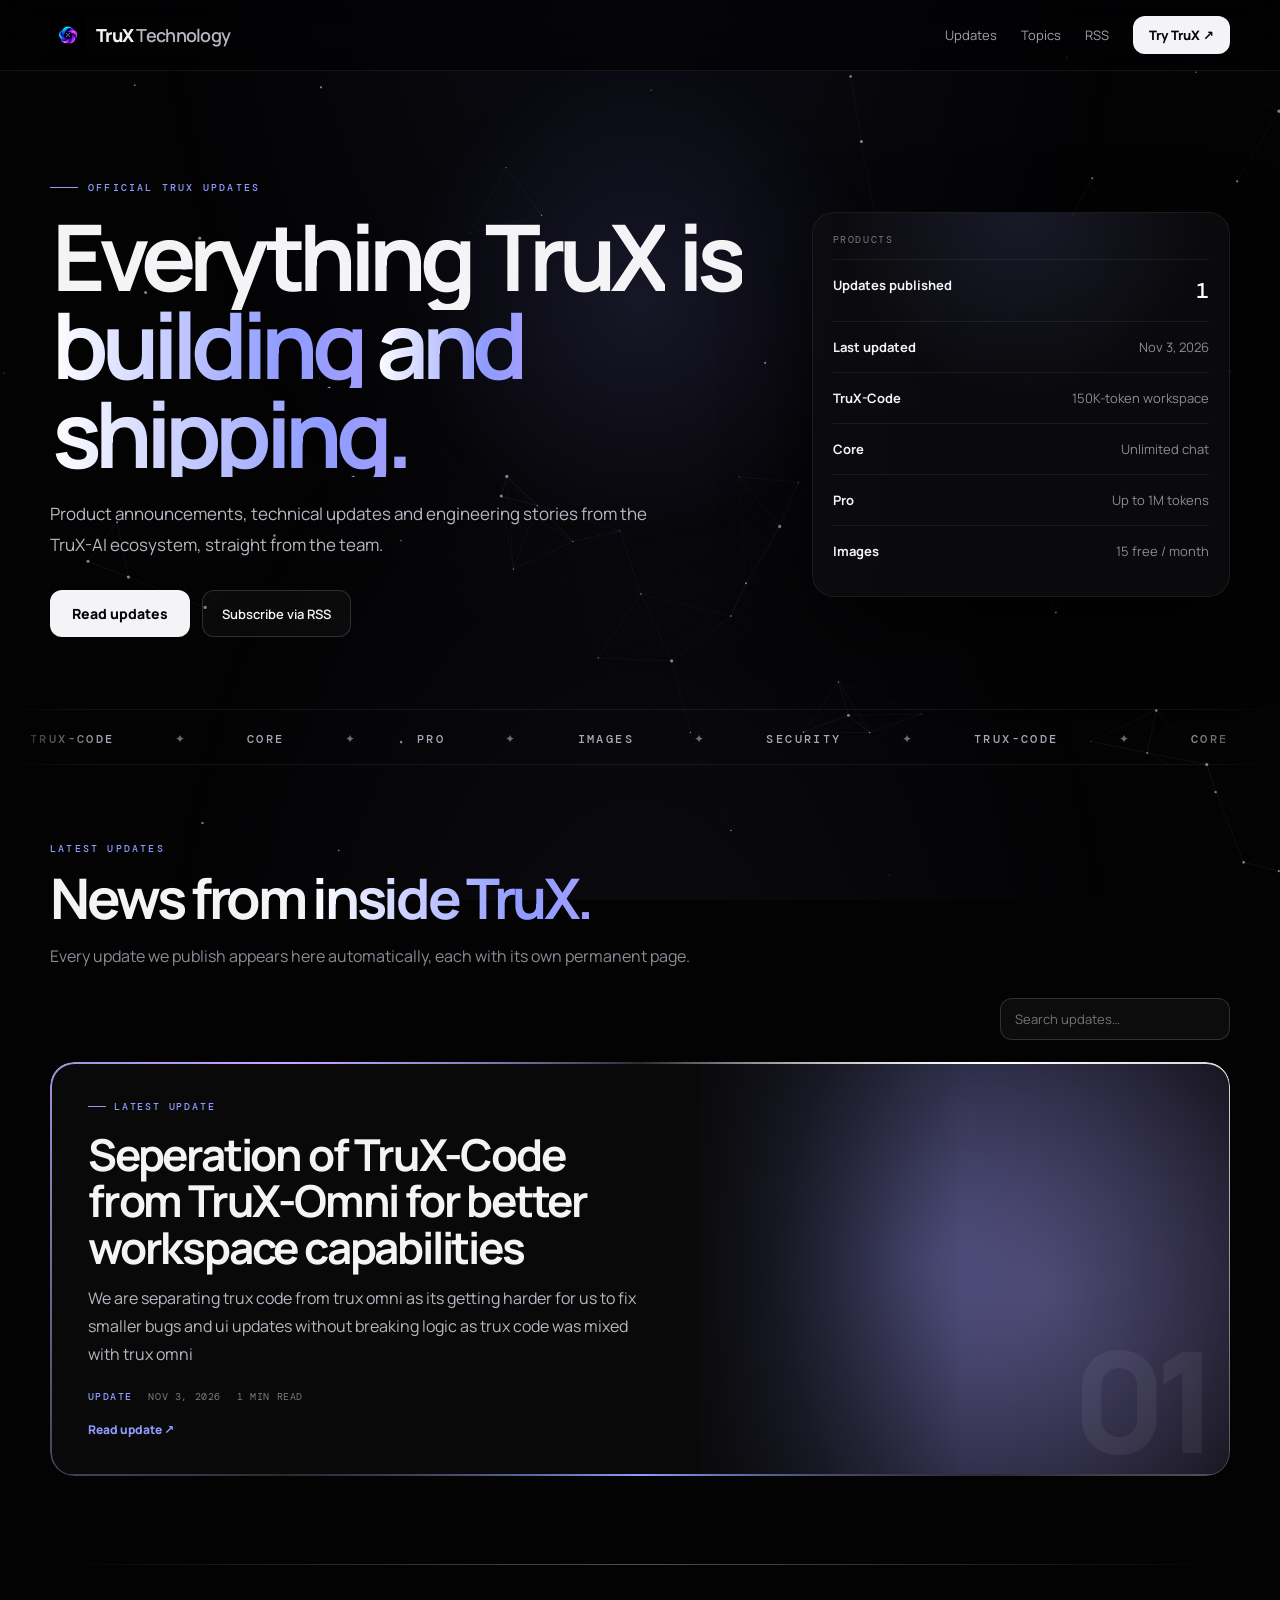
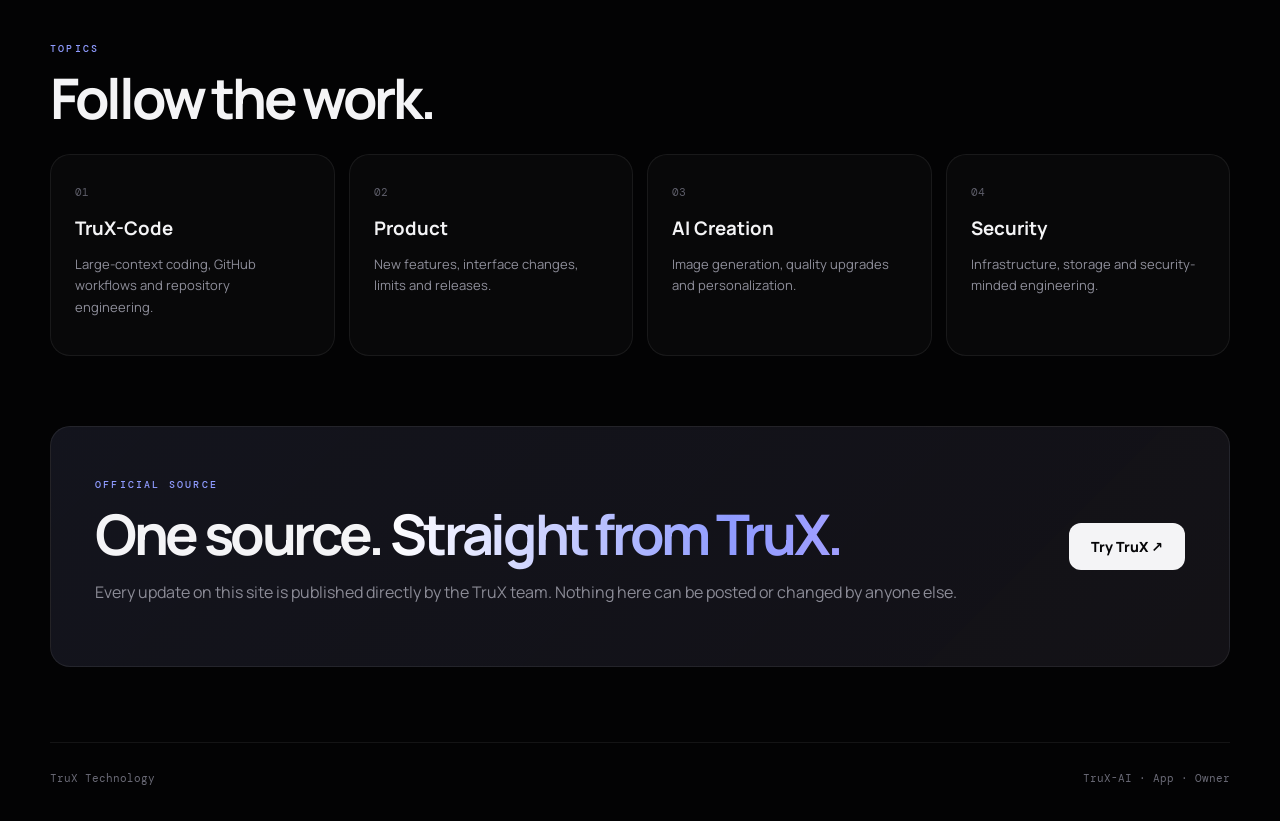
<file: index.html>
<!doctype html>
<html lang="en">
<head>
<meta charset="utf-8">
<meta name="viewport" content="width=device-width,initial-scale=1">
<title>TruX Technology — Official Updates</title>
<meta name="description" content="Official TruX-AI product updates, announcements, engineering notes, TruX-Code stories, image generation updates and security developments.">
<meta name="robots" content="index,follow,max-image-preview:large,max-snippet:-1,max-video-preview:-1">
<meta name="theme-color" content="#030304">
<link rel="canonical" href="https://technology.trux.website/">
<link rel="icon" href="/icon-192.png" type="image/png">
<meta property="og:type" content="website">
<meta property="og:url" content="https://technology.trux.website/">
<meta property="og:title" content="TruX Technology — Official Updates">
<meta property="og:description" content="Official product updates from TruX.">
<meta property="og:image" content="/icon-192.png">
<link rel="alternate" type="application/rss+xml" title="TruX Technology RSS" href="/rss.xml">
<link rel="preconnect" href="https://fonts.googleapis.com">
<link rel="preconnect" href="https://fonts.gstatic.com" crossorigin>
<link rel="stylesheet" href="https://fonts.googleapis.com/css2?family=Manrope:wght@400;600;800&family=DM+Mono:wght@400;500&display=swap">
<script type="application/ld+json">{"@context":"https://schema.org","@type":"NewsMediaOrganization","name":"TruX Technology","url":"https://technology.trux.website/","logo":"https://technology.trux.website/icon-192.png","sameAs":["https://trux.website/"]}</script>
<link rel="stylesheet" href="/styles.css">
</head>
<body>

<header>
  <div class="wrap nav">
    <a class="brand" href="/"><img src="/icon-192.png" alt="TruX logo"><span>TruX <b>Technology</b></span></a>
    <nav>
      <a href="#latest">Updates</a>
      <a href="#topics">Topics</a>
      <a href="/rss.xml">RSS</a>
      <a class="try" href="https://chat.trux.website/">Try TruX ↗</a>
    </nav>
  </div>
</header>

<main>
  <section class="wrap hero">
    <div>
      <span class="eyebrow">OFFICIAL TRUX UPDATES</span>
      <h1 data-split>Everything TruX is <em>building and shipping.</em></h1>
      <p class="rv">Product announcements, technical updates and engineering stories from the TruX-AI ecosystem, straight from the team.</p>
      <div class="actions rv" style="--d:.15s">
        <a class="try big" href="#latest">Read updates</a>
        <a class="outline" href="/rss.xml">Subscribe via RSS</a>
      </div>
    </div>
    <aside class="panel rv" style="--d:.2s">
      <div class="panel-head">PRODUCTS</div>
      <div><b>Updates published</b><span class="num" id="statCount">0</span></div>
      <div><b>Last updated</b><span id="statLast">—</span></div>
      <div><b>TruX-Code</b><span>150K-token workspace</span></div>
      <div><b>Core</b><span>Unlimited chat</span></div>
      <div><b>Pro</b><span>Up to 1M tokens</span></div>
      <div><b>Images</b><span>15 free / month</span></div>
    </aside>
  </section>

  <div class="band" aria-hidden="true"><div class="band-inner">
    <span>TruX-Code</span><span>✦</span><span>Core</span><span>✦</span><span>Pro</span><span>✦</span><span>Images</span><span>✦</span><span>Security</span><span>✦</span>
    <span>TruX-Code</span><span>✦</span><span>Core</span><span>✦</span><span>Pro</span><span>✦</span><span>Images</span><span>✦</span><span>Security</span><span>✦</span>
  </div></div>

  <section id="latest" class="wrap section">
    <div class="heading rv">
      <small>LATEST UPDATES</small>
      <h2>News from <span class="grad">inside TruX.</span></h2>
      <p>Every update we publish appears here automatically, each with its own permanent page.</p>
    </div>
    <div class="toolbar rv">
      <div class="chips" id="chips"></div>
      <input class="search" id="search" type="search" placeholder="Search updates…" aria-label="Search updates">
    </div>
    <div id="lead"></div>
    <div id="feed" class="feed"></div>
  </section>

  <div class="wrap"><div class="rule"></div></div>

  <section id="topics" class="wrap section">
    <div class="heading rv"><small>TOPICS</small><h2>Follow the work.</h2></div>
    <div class="topics">
      <article class="rv"><b>01</b><h3>TruX-Code</h3><p>Large-context coding, GitHub workflows and repository engineering.</p></article>
      <article class="rv" style="--d:.08s"><b>02</b><h3>Product</h3><p>New features, interface changes, limits and releases.</p></article>
      <article class="rv" style="--d:.16s"><b>03</b><h3>AI Creation</h3><p>Image generation, quality upgrades and personalization.</p></article>
      <article class="rv" style="--d:.24s"><b>04</b><h3>Security</h3><p>Infrastructure, storage and security-minded engineering.</p></article>
    </div>
  </section>

  <section class="wrap publish rv">
    <div>
      <small>OFFICIAL SOURCE</small>
      <h2>One source. <span class="grad">Straight from TruX.</span></h2>
      <p>Every update on this site is published directly by the TruX team. Nothing here can be posted or changed by anyone else.</p>
    </div>
    <a class="try big" href="https://chat.trux.website/">Try TruX ↗</a>
  </section>
</main>

<footer class="wrap foot"><span>TruX Technology</span><span><a href="https://trux.website/">TruX-AI</a> · <a href="https://chat.trux.website/">App</a> · <a href="/publisher.html" rel="nofollow">Owner</a></span></footer>
<script src="/app.js" defer></script>
</body>
</html>
</file>
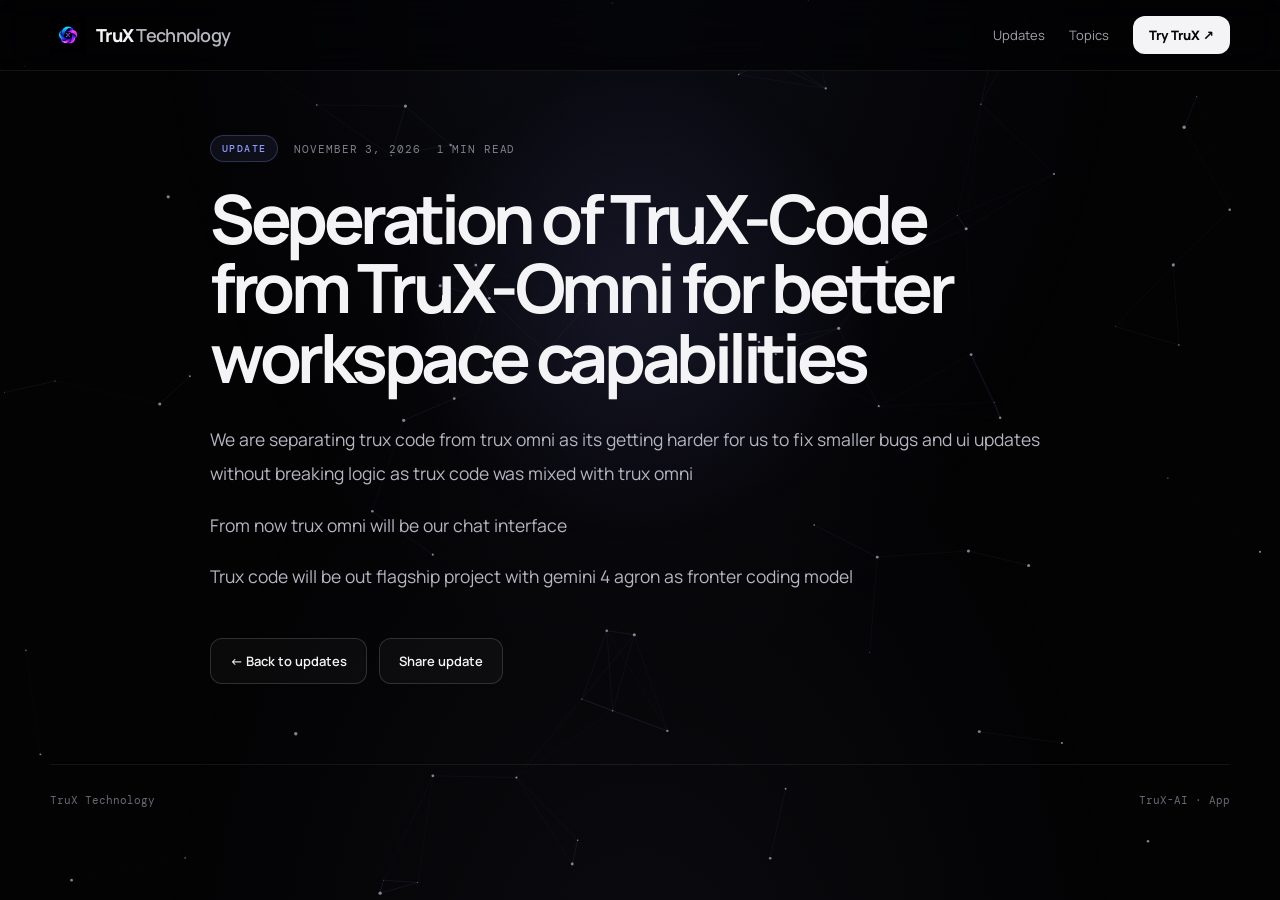
<file: news/seperation-trux-code/index.html>
<!doctype html><html lang="en"><head><meta charset="utf-8"><meta name="viewport" content="width=device-width,initial-scale=1"><title>Seperation of TruX-Code from TruX-Omni for better workspace capabilities | TruX Technology</title><meta name="description" content="We are separating trux code from trux omni as its getting harder for us to fix smaller bugs and ui updates without breaking logic as trux code was mixed with trux omni"><meta name="robots" content="index,follow,max-image-preview:large,max-snippet:-1,max-video-preview:-1"><meta name="theme-color" content="#030304"><link rel="canonical" href="https://technology.trux.website/news/seperation-trux-code/"><link rel="icon" href="/icon-192.png" type="image/png"><meta property="og:type" content="article"><meta property="og:title" content="Seperation of TruX-Code from TruX-Omni for better workspace capabilities"><meta property="og:description" content="We are separating trux code from trux omni as its getting harder for us to fix smaller bugs and ui updates without breaking logic as trux code was mixed with trux omni"><meta property="og:url" content="https://technology.trux.website/news/seperation-trux-code/"><meta property="og:image" content="https://technology.trux.website/icon-192.png"><link rel="preconnect" href="https://fonts.googleapis.com"><link rel="preconnect" href="https://fonts.gstatic.com" crossorigin><link rel="stylesheet" href="https://fonts.googleapis.com/css2?family=Manrope:wght@400;600;800&family=DM+Mono:wght@400;500&display=swap"><link rel="stylesheet" href="/styles.css"><script type="application/ld+json">{"@context":"https://schema.org","@type":"NewsArticle","headline":"Seperation of TruX-Code from TruX-Omni for better workspace capabilities","description":"We are separating trux code from trux omni as its getting harder for us to fix smaller bugs and ui updates without breaking logic as trux code was mixed with trux omni","datePublished":"2026-11-03T11:07:41Z","dateModified":"2026-11-03T11:07:41Z","image":"https://technology.trux.website/icon-192.png","author":{"@type":"Organization","name":"TruX Technologies"},"publisher":{"@type":"Organization","name":"TruX Technology","logo":{"@type":"ImageObject","url":"https://technology.trux.website/icon-192.png"}},"mainEntityOfPage":"https://technology.trux.website/news/seperation-trux-code/"}</script></head><body><div class="progress"></div><header><div class="wrap nav"><a class="brand" href="/"><img src="/icon-192.png" alt="TruX logo"><span>TruX <b>Technology</b></span></a><nav><a href="/#latest">Updates</a><a href="/#topics">Topics</a><a class="try" href="https://chat.trux.website/">Try TruX ↗</a></nav></div></header><main class="wrap article"><div class="a-meta rv"><span class="tag cat-tag">Update</span><span>November 3, 2026</span><span>1 min read</span></div><h1 class="a-title rv">Seperation of TruX-Code from TruX-Omni for better workspace capabilities</h1><div class="prose rv"><p>We are separating trux code from trux omni as its getting harder for us to fix smaller bugs and ui updates without breaking logic as trux code was mixed with trux omni</p><p>From now trux omni will be our chat interface</p><p>Trux code will be out flagship project with gemini 4 agron as fronter coding model</p></div><div class="a-actions rv"><a class="outline" href="/">← Back to updates</a><button class="outline" id="share" type="button" data-url="https://technology.trux.website/news/seperation-trux-code/" data-title="Seperation of TruX-Code from TruX-Omni for better workspace capabilities">Share update</button></div></main><footer class="wrap foot"><span>TruX Technology</span><span><a href="https://trux.website/">TruX-AI</a> · <a href="https://chat.trux.website/">App</a></span></footer><script src="/app.js" defer></script></body></html>
</file>
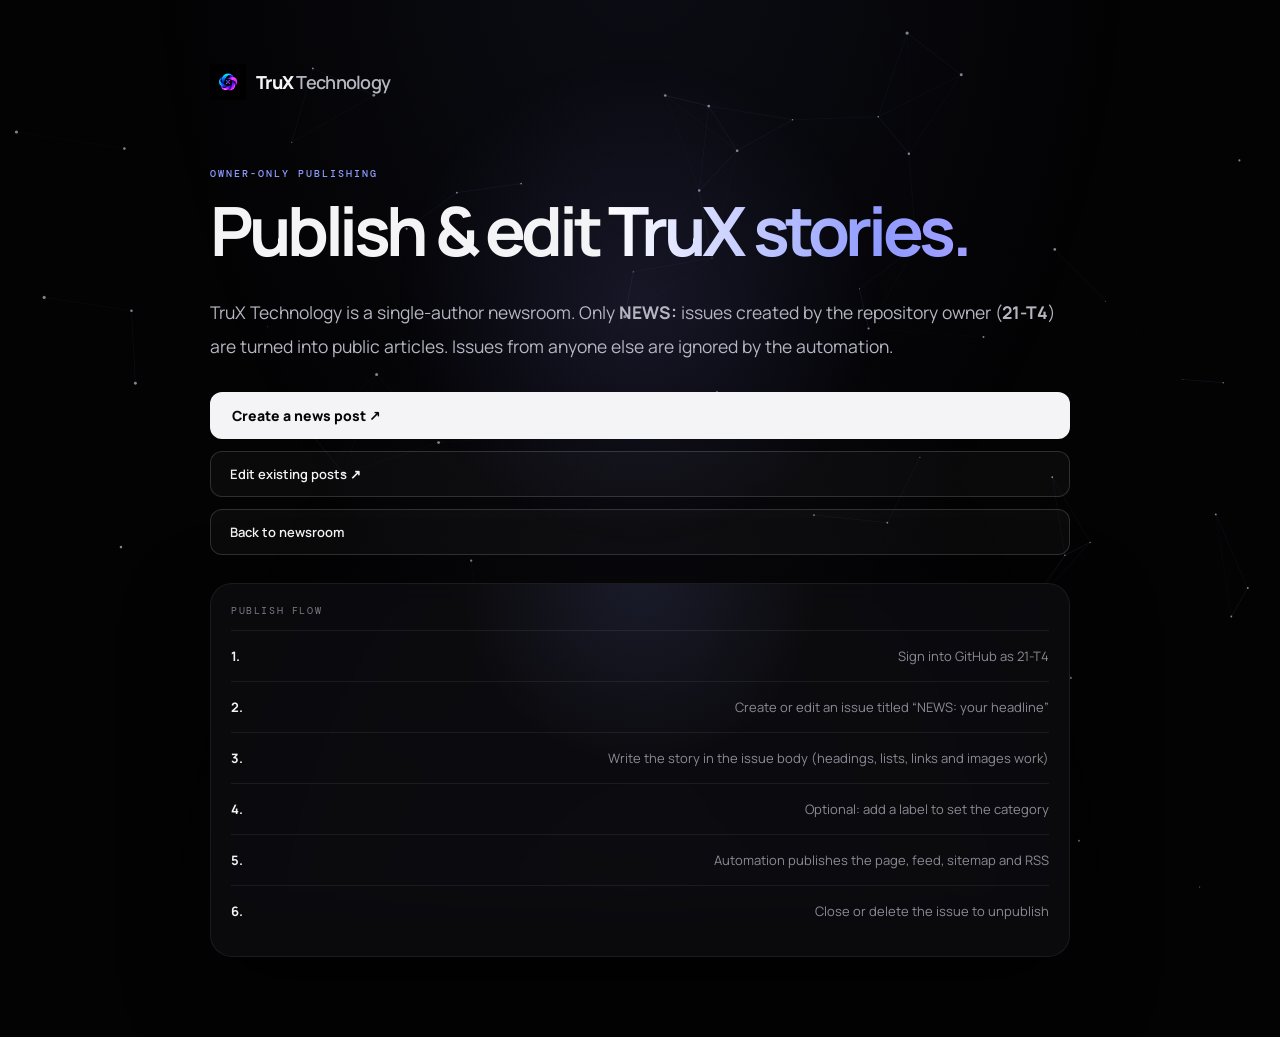
<file: publisher.html>
<!doctype html>
<html lang="en">
<head>
<meta charset="utf-8">
<meta name="viewport" content="width=device-width,initial-scale=1">
<title>Publish — TruX Technology</title>
<meta name="robots" content="noindex,nofollow">
<meta name="theme-color" content="#030304">
<link rel="icon" href="/icon-192.png" type="image/png">
<link rel="preconnect" href="https://fonts.googleapis.com">
<link rel="preconnect" href="https://fonts.gstatic.com" crossorigin>
<link rel="stylesheet" href="https://fonts.googleapis.com/css2?family=Manrope:wght@400;600;800&family=DM+Mono:wght@400;500&display=swap">
<link rel="stylesheet" href="/styles.css">
</head>
<body>
<main class="wrap article">
  <a class="brand" href="/"><img src="/icon-192.png" alt="TruX logo"><span>TruX <b>Technology</b></span></a>
  <div class="rv" style="margin-top:60px">
    <small style="font:500 10px 'DM Mono',monospace;letter-spacing:.2em;color:var(--ac1)">OWNER-ONLY PUBLISHING</small>
    <h1 class="a-title" style="margin-top:14px">Publish &amp; edit <span class="grad">TruX stories.</span></h1>
    <p class="prose">TruX Technology is a single-author newsroom. Only <b>NEWS:</b> issues created by the repository owner (<b>21-T4</b>) are turned into public articles. Issues from anyone else are ignored by the automation.</p>
  </div>
  <div class="rv" style="display:grid;gap:12px;margin:28px 0">
    <a class="try big" href="https://github.com/21-T4/TruX-Horizon/issues/new?title=NEWS%3A%20">Create a news post ↗</a>
    <a class="outline" href="https://github.com/21-T4/TruX-Horizon/issues?q=is%3Aissue%20author%3A21-T4%20NEWS%3A">Edit existing posts ↗</a>
    <a class="outline" href="/">Back to newsroom</a>
  </div>
  <div class="panel rv">
    <div class="panel-head">PUBLISH FLOW <i></i></div>
    <div><b>1.</b><span>Sign into GitHub as 21-T4</span></div>
    <div><b>2.</b><span>Create or edit an issue titled “NEWS: your headline”</span></div>
    <div><b>3.</b><span>Write the story in the issue body (headings, lists, links and images work)</span></div>
    <div><b>4.</b><span>Optional: add a label to set the category</span></div>
    <div><b>5.</b><span>Automation publishes the page, feed, sitemap and RSS</span></div>
    <div><b>6.</b><span>Close or delete the issue to unpublish</span></div>
  </div>
</main>
<script src="/app.js" defer></script>
</body>
</html>
</file>
<file: styles.css>
@property --a{syntax:"<angle>";inherits:false;initial-value:0deg}
:root{--bg:#030304;--surface:#0a0a0c;--panel:rgba(14,14,17,.78);--line:rgba(255,255,255,.07);--line2:rgba(255,255,255,.15);--text:#f4f4f6;--muted:#8b8b96;--soft:#b7b7c2;--ac1:#8f9bff;--ac2:#c4a7ff;--ac3:#7be0ff;--ease:cubic-bezier(.2,.8,.2,1)}
*{box-sizing:border-box}
html{scroll-behavior:smooth;background:var(--bg)}
body{margin:0;color:var(--text);font-family:Manrope,system-ui,-apple-system,"Segoe UI",sans-serif;background:var(--bg);overflow-x:hidden;-webkit-font-smoothing:antialiased;animation:pagein .9s var(--ease) both}
@keyframes pagein{from{opacity:0}to{opacity:1}}
a{color:inherit}
::selection{background:rgba(143,155,255,.35)}
.wrap{width:min(1180px,calc(100% - 36px));margin:auto}
header,main,footer{position:relative;z-index:1}

/* effects layer */
#fx{position:fixed;inset:0;width:100%;height:100%;z-index:0;pointer-events:none}
.cursor-glow{position:fixed;left:0;top:0;width:560px;height:560px;margin:-280px 0 0 -280px;border-radius:50%;background:radial-gradient(circle,rgba(150,140,255,.11),transparent 62%);pointer-events:none;z-index:0;will-change:transform}
.vignette{position:fixed;inset:0;pointer-events:none;z-index:0;background:radial-gradient(ellipse at 50% -10%,rgba(143,155,255,.07),transparent 55%),radial-gradient(ellipse at 50% 120%,rgba(196,167,255,.05),transparent 55%)}

/* scroll bar */
.progress{position:fixed;top:0;left:0;height:2px;width:0;background:linear-gradient(90deg,var(--ac3),var(--ac1),var(--ac2));z-index:60;box-shadow:0 0 12px var(--ac1)}

/* header */
header{position:sticky;top:0;z-index:30;background:rgba(3,3,4,.62);backdrop-filter:blur(18px) saturate(1.3);-webkit-backdrop-filter:blur(18px) saturate(1.3);border-bottom:1px solid var(--line);animation:drop .8s var(--ease) both}
@keyframes drop{from{transform:translateY(-100%);opacity:0}to{transform:none;opacity:1}}
.nav{height:70px;display:flex;align-items:center;justify-content:space-between}
.brand{display:flex;align-items:center;gap:10px;text-decoration:none;font-weight:800;letter-spacing:-.04em;font-size:18px}
.brand img{width:36px;height:36px;object-fit:contain;transition:transform .7s var(--ease)}
.brand:hover img{transform:rotate(360deg) scale(1.1)}
.brand b{color:var(--soft);font-weight:600}
nav{display:flex;gap:24px;align-items:center}
nav a{font-size:13px;color:#a2a2ad;text-decoration:none;position:relative;transition:color .25s}
nav a:not(.try)::after{content:"";position:absolute;left:0;bottom:-7px;height:1px;width:100%;background:#fff;transform:scaleX(0);transform-origin:right;transition:transform .4s var(--ease)}
nav a:not(.try):hover{color:#fff}
nav a:not(.try):hover::after{transform:scaleX(1);transform-origin:left}

/* buttons (magnetic via translate vars) */
.try,.outline{translate:var(--tx,0px) var(--ty,0px);transition:translate .25s var(--ease),scale .3s var(--ease),background .3s,border-color .3s,box-shadow .35s;will-change:translate}
.try{position:relative;overflow:hidden;display:inline-flex!important;align-items:center;gap:6px;padding:10px 16px;border-radius:12px;background:#f4f4f6;color:#050507!important;font-weight:800;text-decoration:none;border:0;cursor:pointer;font-family:inherit;font-size:13px;box-shadow:0 0 0 rgba(143,155,255,0)}
.try::before{content:"";position:absolute;inset:0;background:linear-gradient(110deg,transparent 30%,rgba(143,155,255,.55) 50%,transparent 70%);transform:translateX(-120%);transition:transform .8s var(--ease)}
.try:hover{scale:1.05;box-shadow:0 10px 40px rgba(143,155,255,.35)}
.try:hover::before{transform:translateX(120%)}
.big{padding:14px 22px;font-size:14px}
.outline{display:inline-flex;align-items:center;padding:13px 19px;border:1px solid var(--line2);border-radius:12px;text-decoration:none;background:rgba(255,255,255,.03);color:var(--text);font:600 13px Manrope,sans-serif;cursor:pointer}
.outline:hover{background:rgba(255,255,255,.08);border-color:rgba(255,255,255,.4);scale:1.04}

/* hero */
.hero{display:grid;grid-template-columns:1.25fr .75fr;gap:64px;align-items:center;padding:100px 0 72px}
.eyebrow,.heading small,.publish small,.more small{font:500 10px "DM Mono",monospace;letter-spacing:.22em;color:var(--ac1);display:inline-flex;align-items:center;gap:10px}
.eyebrow::before{content:"";width:28px;height:1px;background:var(--ac1);transform-origin:left;animation:grow 1s .3s var(--ease) both}
@keyframes grow{from{transform:scaleX(0)}}
.hero h1{font-size:clamp(46px,7.2vw,92px);line-height:.96;letter-spacing:-.075em;margin:18px 0 22px}
.hero em{font-style:normal}
.grad{background:linear-gradient(90deg,#fff,var(--ac1),var(--ac2),var(--ac3),#fff);background-size:300% 100%;-webkit-background-clip:text;background-clip:text;color:transparent;animation:flow 8s linear infinite}
@keyframes flow{to{background-position:300% 0}}
.w{display:inline-block;overflow:hidden;vertical-align:top;padding:0 .02em .1em;margin-bottom:-.1em}
.w>span{display:inline-block;transform:translateY(115%) rotate(4deg);animation:rise .95s var(--ease) forwards;animation-delay:calc(var(--i)*75ms + 200ms)}
@keyframes rise{to{transform:none}}
.hero p{max-width:620px;font-size:17px;line-height:1.8;color:var(--soft)}
.actions{display:flex;gap:12px;margin-top:30px;flex-wrap:wrap}

.panel{padding:20px;border:1px solid var(--line);border-radius:22px;background:var(--panel);backdrop-filter:blur(14px);box-shadow:0 30px 80px rgba(0,0,0,.6);position:relative;overflow:hidden}
.panel::before{content:"";position:absolute;inset:0;background:radial-gradient(400px circle at var(--mx,50%) var(--my,0%),rgba(143,155,255,.12),transparent 45%);opacity:.9;pointer-events:none}
.panel-head{color:#7a7a86;font:10px "DM Mono",monospace;letter-spacing:.16em;padding-bottom:13px;border-bottom:1px solid var(--line);position:relative}
.panel>div:not(.panel-head){display:flex;justify-content:space-between;gap:14px;padding:16px 0;border-bottom:1px solid var(--line);font-size:13px;transition:padding .35s var(--ease),background .3s;position:relative}
.panel>div:not(.panel-head):hover{padding-left:10px}
.panel>div:last-child{border:0}
.panel span{color:#8b8b96;text-align:right}
.panel .num{font:500 22px "DM Mono",monospace;color:#fff}

/* product band */
.band{border-block:1px solid var(--line);overflow:hidden;padding:16px 0;-webkit-mask-image:linear-gradient(90deg,transparent,#000 8%,#000 92%,transparent);mask-image:linear-gradient(90deg,transparent,#000 8%,#000 92%,transparent)}
.band-inner{display:inline-flex;white-space:nowrap;animation:marquee 38s linear infinite;font:500 12px "DM Mono",monospace;letter-spacing:.2em;color:#6d6d79;text-transform:uppercase}
.band-inner span{padding:0 30px;transition:color .3s}
.band-inner span:nth-child(odd){color:#a9a9b6}
.band:hover .band-inner{animation-play-state:paused}
@keyframes marquee{to{transform:translateX(-50%)}}

/* sections */
.section{padding:70px 0}
.heading{max-width:700px;margin-bottom:28px}
.heading h2,.publish h2{font-size:clamp(32px,4.5vw,56px);line-height:1.02;letter-spacing:-.06em;margin:12px 0}
.heading p,.publish p{color:var(--muted);line-height:1.75}
.rule{height:1px;background:linear-gradient(90deg,transparent,rgba(255,255,255,.3),transparent);transform:scaleX(0);transition:transform 1.4s var(--ease)}
.rule.in{transform:scaleX(1)}

/* toolbar */
.toolbar{display:flex;gap:14px;align-items:center;justify-content:space-between;flex-wrap:wrap;margin-bottom:22px}
.chips{display:flex;gap:8px;flex-wrap:wrap}
.chip{padding:8px 14px;border-radius:999px;border:1px solid var(--line2);background:rgba(255,255,255,.03);color:#b4b4c0;font:500 11px "DM Mono",monospace;letter-spacing:.08em;text-transform:uppercase;cursor:pointer;transition:all .3s var(--ease)}
.chip:hover{color:#fff;border-color:rgba(255,255,255,.4);transform:translateY(-2px)}
.chip.on{background:#f4f4f6;border-color:#f4f4f6;color:#050507}
.search{background:rgba(255,255,255,.04);border:1px solid var(--line2);border-radius:12px;padding:11px 14px;color:var(--text);font:13px Manrope,sans-serif;min-width:230px;outline:0;transition:all .3s var(--ease)}
.search:focus{border-color:var(--ac1);box-shadow:0 0 0 4px rgba(143,155,255,.14);min-width:280px}

/* lead */
.lead{position:relative;display:grid;grid-template-columns:1.1fr .9fr;border-radius:24px;margin-bottom:18px;background:rgba(10,10,12,.9);overflow:hidden;isolation:isolate}
.lead::before{content:"";position:absolute;inset:0;border-radius:inherit;padding:1.5px;background:conic-gradient(from var(--a),#2a2a32,#fff,#2a2a32,var(--ac1),#2a2a32,var(--ac2),#2a2a32);-webkit-mask:linear-gradient(#000 0 0) content-box,linear-gradient(#000 0 0);-webkit-mask-composite:xor;mask-composite:exclude;animation:spin 7s linear infinite;z-index:2;pointer-events:none}
@keyframes spin{to{--a:360deg}}
.lead-body{padding:38px;display:flex;flex-direction:column;position:relative;z-index:1}
.lead h3{font-size:clamp(28px,3.6vw,44px);line-height:1.05;letter-spacing:-.05em;margin:18px 0 14px}
.lead p{color:var(--soft);line-height:1.75;margin:0}
.lead-art{position:relative;min-height:280px;background:radial-gradient(circle at 25% 30%,rgba(143,155,255,.35),transparent 50%),radial-gradient(circle at 78% 72%,rgba(196,167,255,.28),transparent 50%),#050507;background-size:160% 160%,160% 160%,auto;background-position:0 0,100% 100%,0 0;background-repeat:no-repeat;overflow:hidden;animation:artmove 9s ease-in-out infinite alternate}
.lead-art.img{background-size:cover;background-position:center;animation:none}
@keyframes artmove{to{background-position:100% 100%,0 0,0 0}}
.lead-art::after{content:"";position:absolute;inset:0;background:linear-gradient(90deg,rgba(10,10,12,.95),transparent 50%)}
.lead-art b{position:absolute;right:22px;bottom:6px;font-size:140px;font-weight:800;letter-spacing:-.08em;color:rgba(255,255,255,.06);line-height:1;z-index:1}
.badge-new{display:inline-flex;align-items:center;gap:8px;color:var(--ac1);font:500 10px "DM Mono",monospace;letter-spacing:.18em}
.badge-new::before{content:"";width:18px;height:1px;background:var(--ac1)}

/* cards */
.feed{display:grid;grid-template-columns:repeat(3,1fr);gap:16px;perspective:1200px}
.card,.topics article,.publish{border:1px solid var(--line);background:rgba(10,10,12,.82);border-radius:20px;position:relative;overflow:hidden}
.card,.topics article,.lead{--mx:50%;--my:50%}
.card::before,.topics article::before,.lead-body::before{content:"";position:absolute;inset:0;background:radial-gradient(420px circle at var(--mx) var(--my),rgba(143,155,255,.15),transparent 45%);opacity:0;transition:opacity .4s;pointer-events:none}
.card:hover::before,.topics article:hover::before,.lead:hover .lead-body::before{opacity:1}
.card{padding:24px;min-height:270px;display:flex;flex-direction:column;transform-style:preserve-3d}
.card.done,.topics article.done{transition:transform .25s ease-out,border-color .35s,box-shadow .45s;transition-delay:0s}
.card.done:hover{transform:perspective(900px) rotateX(var(--rx,0deg)) rotateY(var(--ry,0deg)) translateY(-6px);border-color:rgba(255,255,255,.3);box-shadow:0 28px 70px rgba(0,0,0,.7),0 0 50px rgba(143,155,255,.08)}
.card .thumb{margin:-24px -24px 18px;height:140px;background-size:cover;background-position:center;border-bottom:1px solid var(--line)}
.meta{display:flex;justify-content:space-between;gap:10px;color:#7a7a86;font:10px "DM Mono",monospace;text-transform:uppercase;letter-spacing:.06em}
.tag{color:var(--ac1);font:500 10px "DM Mono",monospace;letter-spacing:.14em;text-transform:uppercase}
.cat-tag{padding:6px 11px;border-radius:999px;background:rgba(143,155,255,.08);border:1px solid rgba(143,155,255,.25)}
.card h3{font-size:21px;line-height:1.15;letter-spacing:-.03em;margin:18px 0 11px}
.card p{font-size:13px;line-height:1.7;color:#9a9aa6;margin:0}
.read{margin-top:auto;padding-top:18px;color:var(--ac1);text-decoration:none;font-size:12px;font-weight:800;transition:letter-spacing .35s var(--ease),color .2s}
.read:hover{letter-spacing:.07em;color:#fff}
.stretch::after{content:"";position:absolute;inset:0;z-index:3}

.empty{grid-column:1/-1;padding:46px;text-align:center;border:1px dashed var(--line2);border-radius:20px;color:var(--muted)}
.empty b{display:block;color:#fff;font-size:18px;margin-bottom:8px}
.skel{min-height:240px;border-radius:20px;border:1px solid var(--line);background:linear-gradient(100deg,rgba(255,255,255,.015) 30%,rgba(255,255,255,.07) 50%,rgba(255,255,255,.015) 70%);background-size:300% 100%;animation:shimmer 1.5s linear infinite}
@keyframes shimmer{to{background-position:-300% 0}}

/* topics */
.topics{display:grid;grid-template-columns:repeat(4,1fr);gap:14px}
.topics article{padding:24px}
.topics article.done:hover{transform:translateY(-6px);border-color:rgba(255,255,255,.3)}
.topics article>b{color:#5d5d69;font:11px "DM Mono",monospace}
.topics h3{margin:14px 0 8px}
.topics p{color:#8f8f9b;line-height:1.65;font-size:13px}

.publish{display:flex;justify-content:space-between;gap:28px;align-items:center;padding:44px;margin-bottom:75px;background:linear-gradient(135deg,rgba(143,155,255,.08),rgba(196,167,255,.05)),rgba(10,10,12,.9)}
.foot{display:flex;justify-content:space-between;gap:20px;border-top:1px solid var(--line);padding:28px 0 36px;color:#6a6a76;font:11px "DM Mono",monospace}
.foot a{color:inherit;text-decoration:none;transition:color .2s}.foot a:hover{color:#fff}

/* reveal */
.rv{opacity:0;transform:translateY(34px) scale(.985);filter:blur(6px);transition:opacity .9s var(--ease),transform .9s var(--ease),filter .9s var(--ease);transition-delay:var(--d,0s)}
.rv.in{opacity:1;transform:none;filter:none}

/* article */
.article{max-width:860px;padding:64px 0 80px}
.a-meta{display:flex;gap:16px;align-items:center;flex-wrap:wrap;color:#80808c;font:11px "DM Mono",monospace;text-transform:uppercase;letter-spacing:.08em}
.a-title{font-size:clamp(36px,6.4vw,68px);line-height:1.02;letter-spacing:-.065em;margin:22px 0 30px}
.cover{width:100%;border-radius:20px;border:1px solid var(--line);margin:0 0 30px}
.prose{color:#b6b6c2;line-height:1.95;font-size:17.5px}
.prose h2,.prose h3,.prose h4{color:#fff;letter-spacing:-.03em;margin:38px 0 10px;line-height:1.2}
.prose strong{color:#fff}
.prose a{color:var(--ac1);text-underline-offset:3px}
.prose code{font:14px "DM Mono",monospace;background:rgba(255,255,255,.07);padding:2px 7px;border-radius:6px}
.prose pre{background:#08080a;border:1px solid var(--line);border-radius:14px;padding:18px;overflow:auto}
.prose pre code{background:none;padding:0}
.prose blockquote{margin:24px 0;padding:6px 0 6px 20px;border-left:2px solid var(--ac2);color:#d6d6e0}
.prose img{max-width:100%;border-radius:14px}
.prose ul{padding-left:22px}
.a-actions{display:flex;gap:12px;margin-top:44px;flex-wrap:wrap}
.more{margin-top:70px}
.more .topics{margin-top:18px;grid-template-columns:repeat(3,1fr)}
.more .topics article{display:flex;flex-direction:column}

@media(max-width:900px){nav a:not(.try){display:none}.hero{grid-template-columns:1fr;gap:34px;padding-top:64px}.feed,.more .topics,.topics{grid-template-columns:1fr 1fr}.lead{grid-template-columns:1fr}.lead-art{min-height:170px;order:-1}.publish{flex-direction:column;align-items:flex-start}.cursor-glow{display:none}}
@media(max-width:560px){.feed,.topics,.more .topics{grid-template-columns:1fr}.hero h1{font-size:46px}.foot{flex-direction:column}.lead-body{padding:26px}.search,.search:focus{width:100%;min-width:0}}
@media(prefers-reduced-motion:reduce){*,*::before,*::after{animation:none!important;transition:none!important;scroll-behavior:auto!important}.rv{opacity:1;transform:none;filter:none}.w>span{transform:none}#fx,.cursor-glow{display:none}}
</file>
